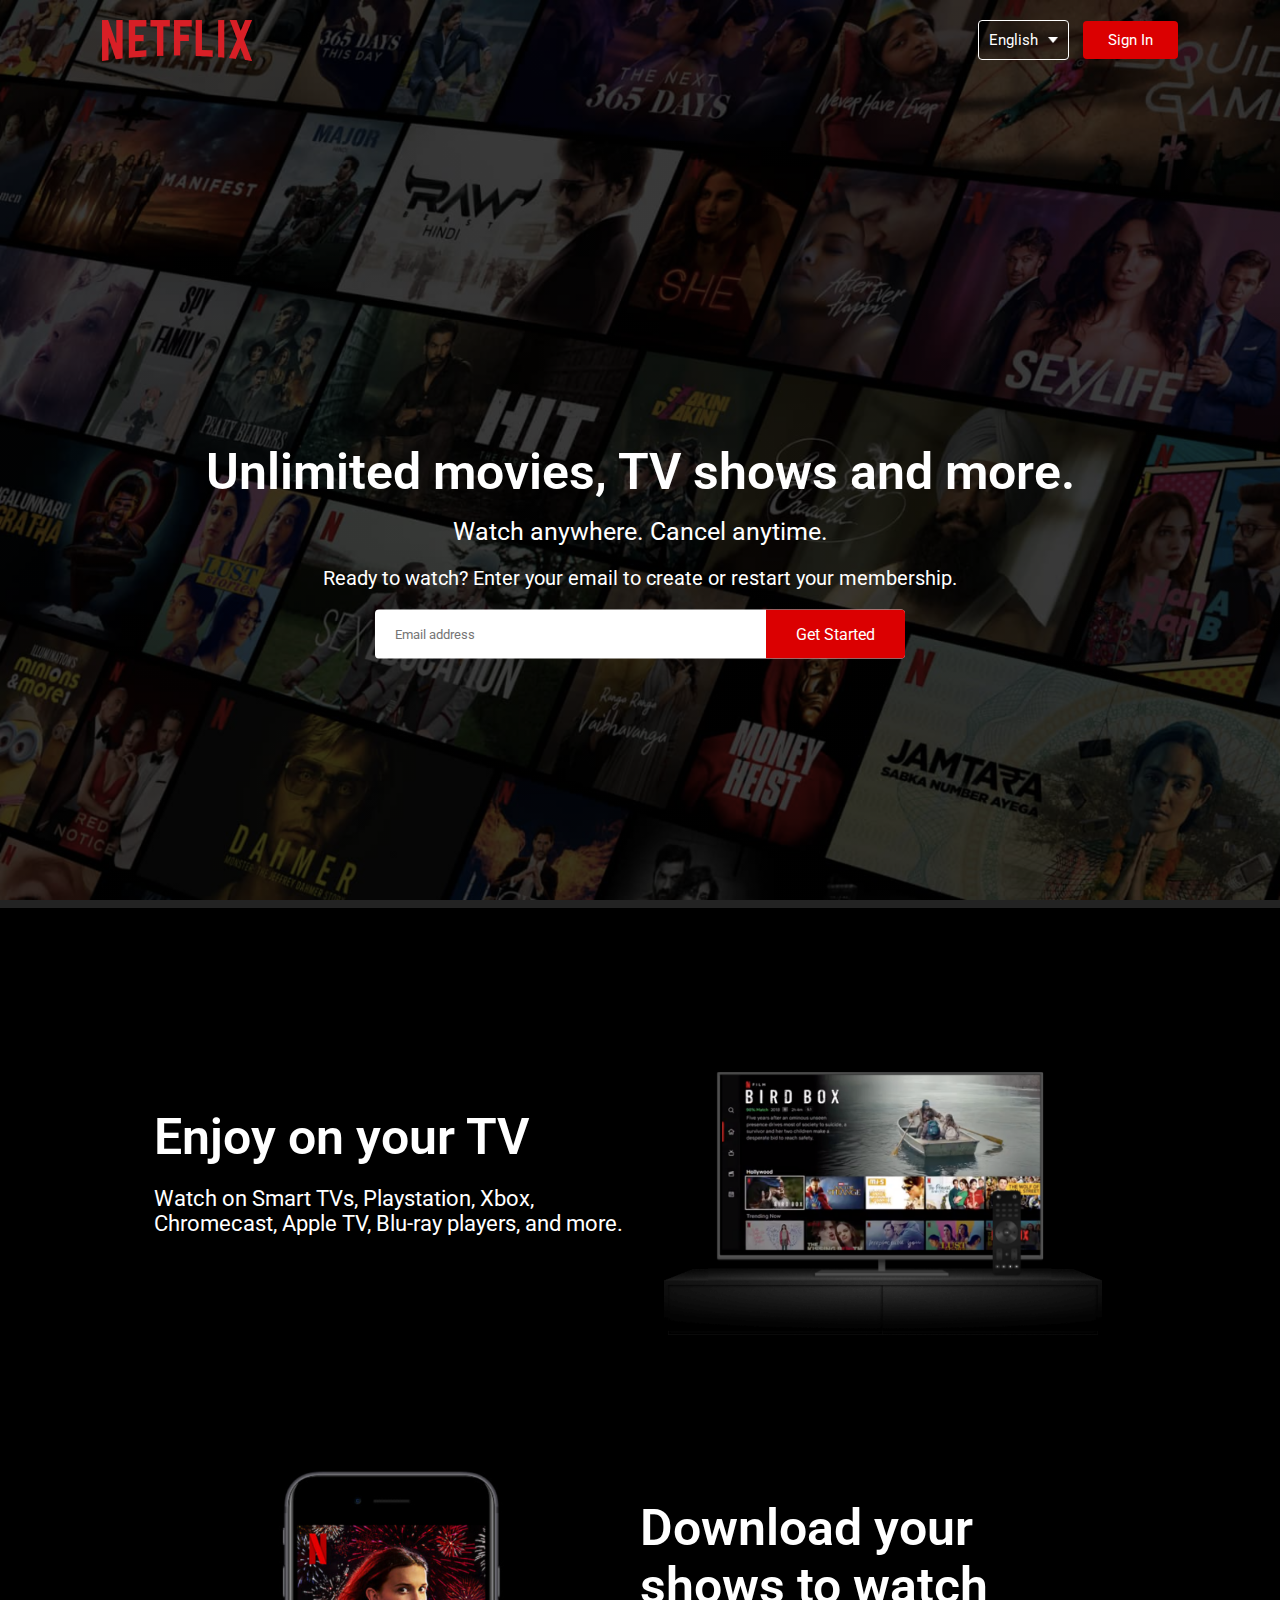
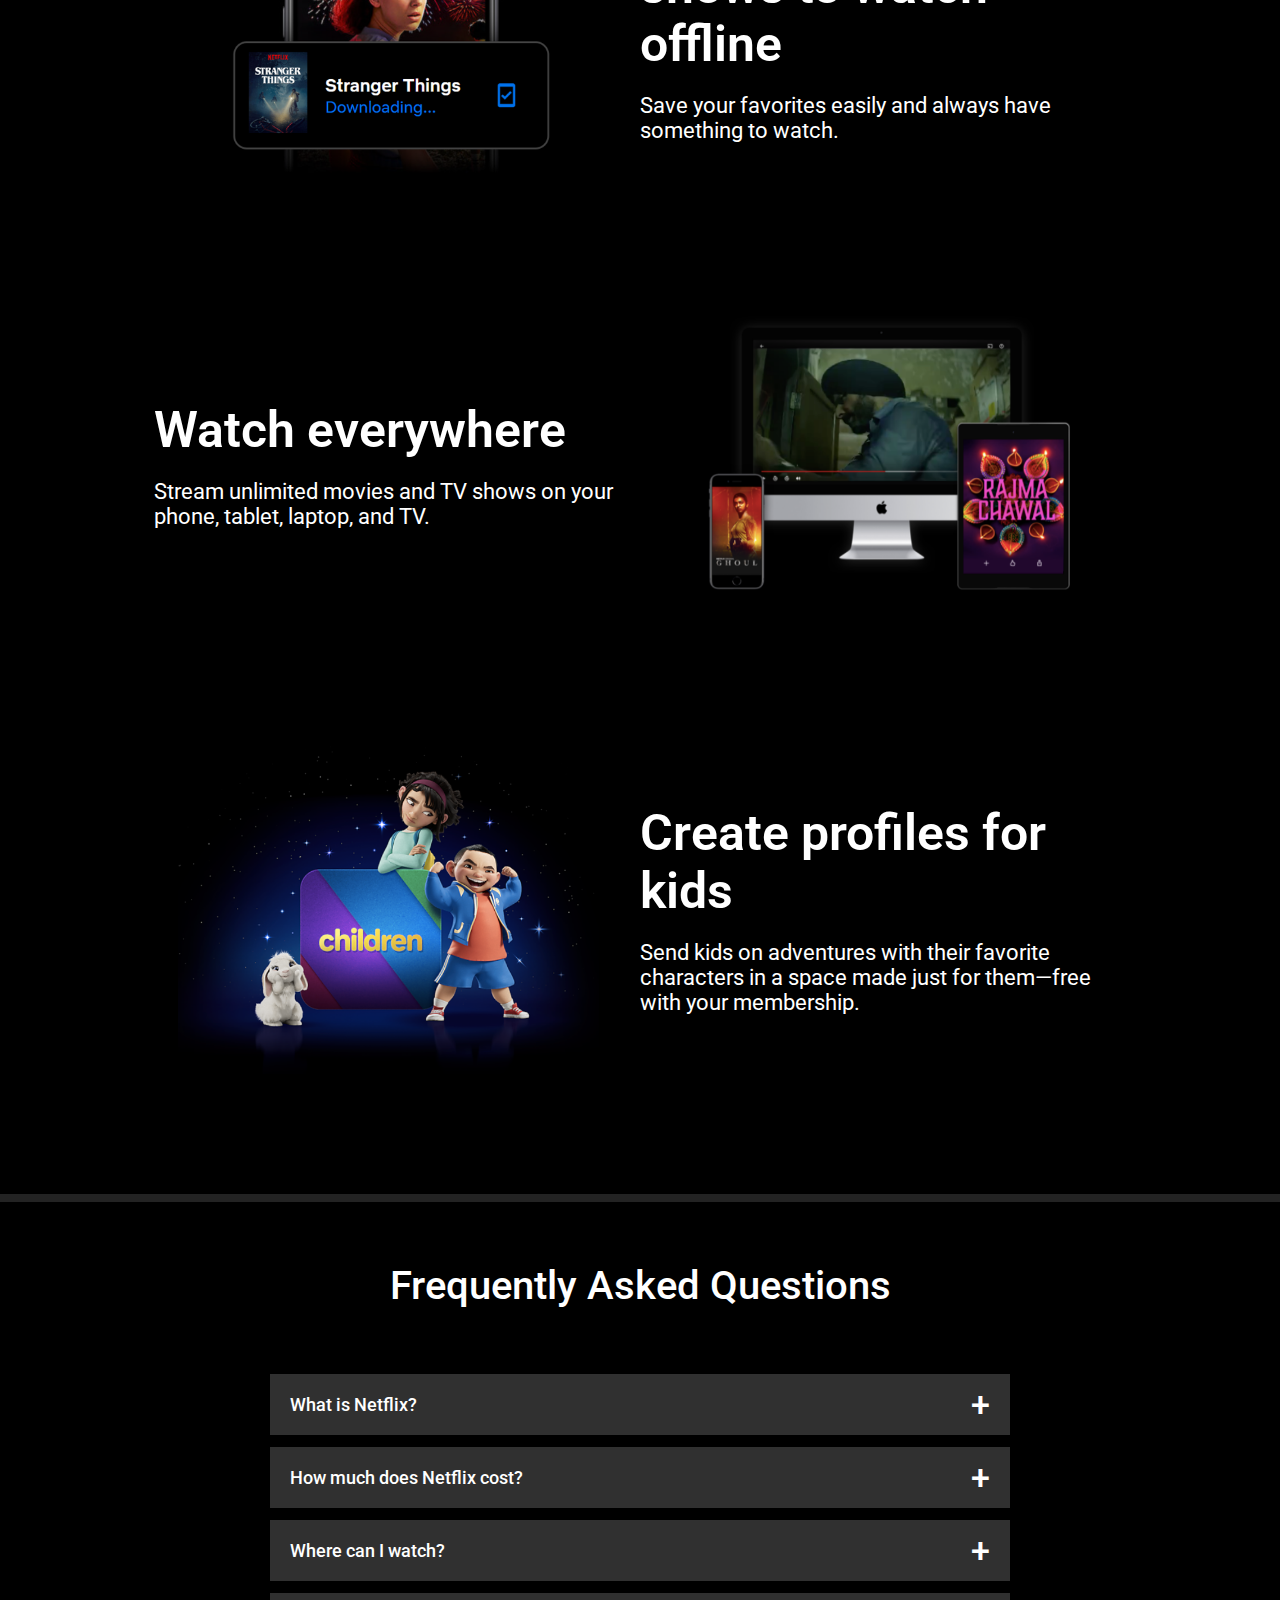
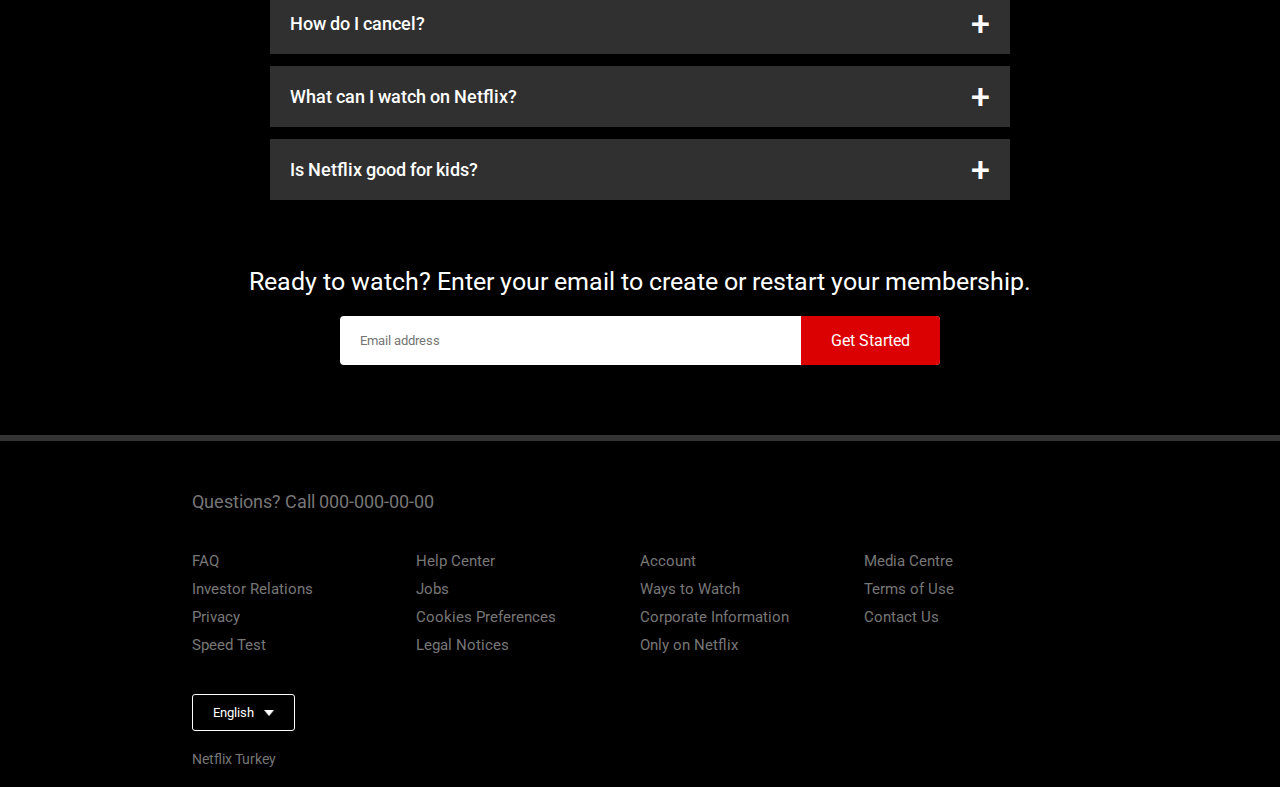
<file: index.html>
<!DOCTYPE html>
<html lang="en">
<head>
    <meta charset="UTF-8">
    <meta name="viewport" content="width=device-width, initial-scale=1.0">
    <title>Netflix</title>
    <link rel="icon" type="image/png" href="/images/">
    <link rel="stylesheet" href="style.css">
    <link rel="preconnect" href="https://fonts.googleapis.com">
    <link rel="preconnect" href="https://fonts.gstatic.com" crossorigin>
    <link href="https://fonts.googleapis.com/css2?family=Open+Sans:ital,wght@0,300..800;1,300..800&family=Roboto:ital,wght@0,100;0,300;0,400;0,500;0,700;0,900;1,100;1,300;1,400;1,500;1,700;1,900&display=swap" rel="stylesheet">
</head>
<body>
    <div class="header">
        <nav>
            <img src="images/logo.png" class="logo">
            <div>
                <button class="language-btn">English<img src="images/down-icon.png"></button>
                <button onclick="window.location.href='./login.html'">Sign In</button>
            </div>
        </nav>
        <div class="header-content">
            <h1>Unlimited movies, TV shows and more.</h1>
            <h3>Watch anywhere. Cancel anytime.</h3>
            <p>Ready to watch? Enter your email to create or restart your membership.</p>
            <form class="email-signup">
                <input type="email" placeholder="Email address" required>
                <button type="submit">Get Started</button>
            </form>
        </div>
    </div>
    <div class="features">
        <div class="row">
            <div class="text-col">
                <h2>Enjoy on your TV</h2>
                <p>Watch on Smart TVs, Playstation, Xbox, Chromecast, Apple TV, Blu-ray players, and more.</p>
            </div>
            <div class="img-col">
                <img src="images/feature-1.png">
            </div>
        </div>
        <div class="row">
            <div class="img-col">
                <img src="images/feature-2.png">
            </div>
            <div class="text-col">
                <h2>Download your shows to watch offline</h2>
                <p>Save your favorites easily and always have something to watch.</p>
            </div>
        </div>
        <div class="row">
            <div class="text-col">
                <h2>Watch everywhere</h2>
                <p>Stream unlimited movies and TV shows on your phone, tablet, laptop, and TV.</p>
            </div>
            <div class="img-col">
                <img src="images/feature-3.png">
            </div>
        </div>
        <div class="row">
            <div class="img-col">
                <img src="images/feature-4.png">
            </div>
            <div class="text-col">
                <h2>Create profiles for kids</h2>
                <p>Send kids on adventures with their favorite characters in a space made just for them—free with your membership.</p>
            </div>
        </div>
    </div>
    <div class="faq">
        <h2>Frequently Asked Questions</h2>
        <ul class="accordion">
            <li>
                <input type="radio" name="accordion" id="first">
                <label for="first">What is Netflix?</label>
                <div class="content">
                    <p>Lorem ipsum dolor sit amet consectetur adipisicing elit. Recusandae eaque sit obcaecati voluptatum aperiam vel?</p>
                </div>
            </li>
            <li>
                <input type="radio" name="accordion" id="second">
                <label for="second">How much does Netflix cost?</label>
                <div class="content">
                    <p>Lorem ipsum dolor sit amet consectetur adipisicing elit. Recusandae eaque sit obcaecati voluptatum aperiam vel?</p>
                </div>
            </li>
            <li>
                <input type="radio" name="accordion" id="third">
                <label for="third">Where can I watch?</label>
                <div class="content">
                    <p>Lorem ipsum dolor sit amet consectetur adipisicing elit. Recusandae eaque sit obcaecati voluptatum aperiam vel?</p>
                </div>
            </li>
            <li>
                <input type="radio" name="accordion" id="fourth">
                <label for="fourth">How do I cancel?</label>
                <div class="content">
                    <p>Lorem ipsum dolor sit amet consectetur adipisicing elit. Recusandae eaque sit obcaecati voluptatum aperiam vel?</p>
                </div>
            </li>
            <li>
                <input type="radio" name="accordion" id="fifth">
                <label for="fifth">What can I watch on Netflix?</label>
                <div class="content">
                    <p>Lorem ipsum dolor sit amet consectetur adipisicing elit. Recusandae eaque sit obcaecati voluptatum aperiam vel?</p>
                </div>
            </li>
            <li>
                <input type="radio" name="accordion" id="sixth">
                <label for="sixth">Is Netflix good for kids?</label>
                <div class="content">
                    <p>Lorem ipsum dolor sit amet consectetur adipisicing elit. Recusandae eaque sit obcaecati voluptatum aperiam vel?</p>
                </div>
            </li>
        </ul>
        <small>Ready to watch? Enter your email to create or restart your membership.</small>
        <form class="email-signup">
            <input type="email" placeholder="Email address" required>
            <button type="submit">Get Started</button>
        </form>
    </div>

    <div class="footer">
        <h2>Questions? Call 000-000-00-00</h2>
        <div class="row">
            <div class="col">
                <a href="#">FAQ</a>
                <a href="#">Investor Relations</a>
                <a href="#">Privacy</a>
                <a href="#">Speed Test</a>
            </div>
            <div class="col">
                <a href="#">Help Center</a>
                <a href="#">Jobs</a>
                <a href="#">Cookies Preferences</a>
                <a href="#">Legal Notices</a>
            </div>
            <div class="col">
                <a href="#">Account</a>
                <a href="#">Ways to Watch</a>
                <a href="#">Corporate Information</a>
                <a href="#">Only on Netflix</a>
            </div>
            <div class="col">
                <a href="#">Media Centre</a>
                <a href="#">Terms of Use</a>
                <a href="#">Contact Us</a>
            </div>
        </div>
        <button class="language-btn">English<img src="images/down-icon.png"></button>
        <p class="copyright-txt">Netflix Turkey</p>
    </div>
</body>
</html>
</file>
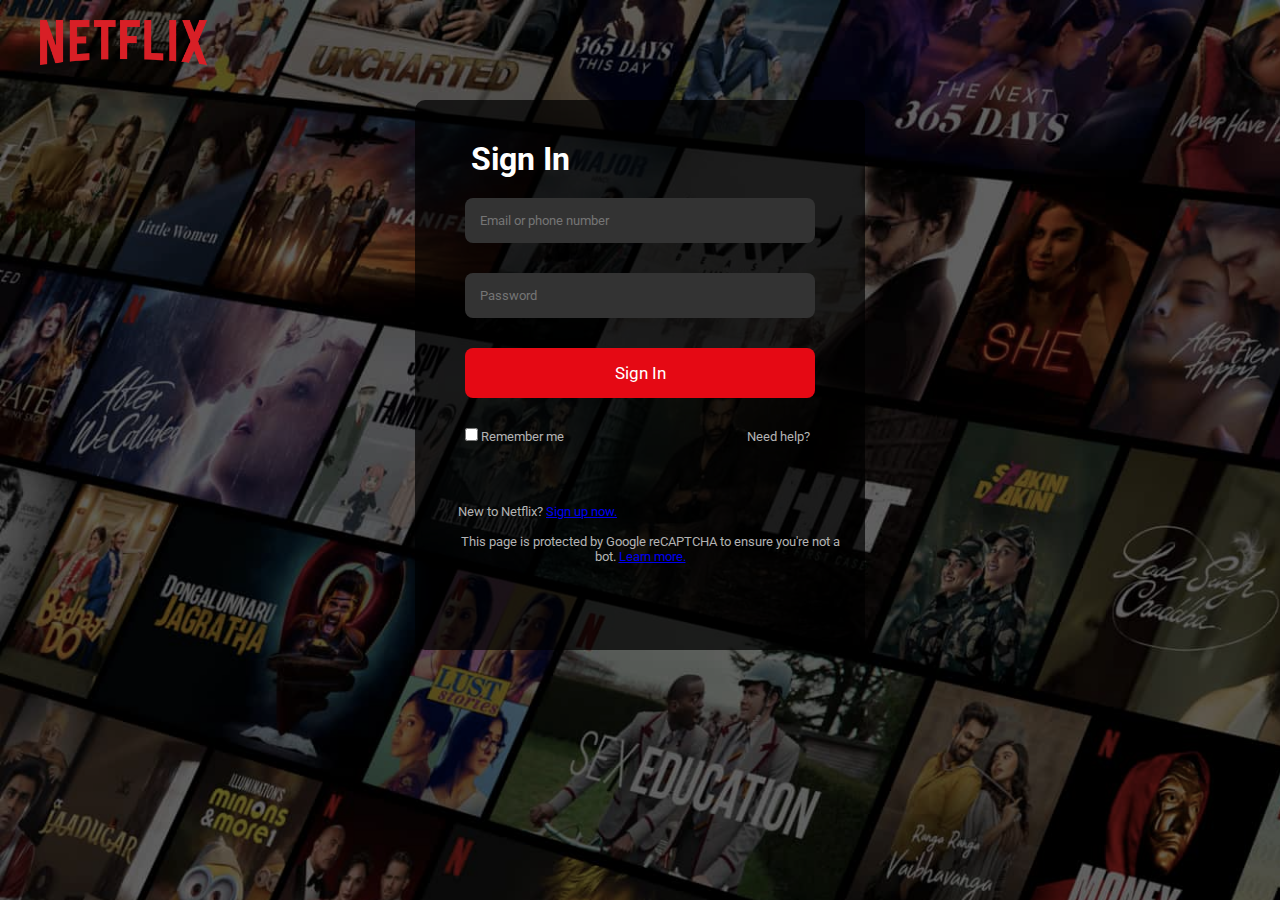
<file: login.html>
<!DOCTYPE html>
<html lang="en">
<head>
    <meta charset="UTF-8">
    <meta name="viewport" content="width=device-width, initial-scale=1.0">
    <title>Netflix</title>
    <link rel="icon" type="image/png" href="/images/n-logo.png">
    <link rel="stylesheet" href="login.css">
    <link rel="preconnect" href="https://fonts.googleapis.com">
    <link rel="preconnect" href="https://fonts.gstatic.com" crossorigin>
    <link href="https://fonts.googleapis.com/css2?family=Open+Sans:ital,wght@0,300..800;1,300..800&family=Roboto:ital,wght@0,100;0,300;0,400;0,500;0,700;0,900;1,100;1,300;1,400;1,500;1,700;1,900&display=swap" rel="stylesheet">
</head>
<body> 
    <div class="header">
        <img src="images/logo.png" class="logo">
    </div>
    <div class="header-content">
        <form class="email-signup">
            <h1>Sign In</h1>
            <input type="tel" placeholder="Email or phone number" required>
            <input type="password" placeholder="Password" required>
            <button type="submit">Sign In</button>
        </form>
        <div class="check">
            <input type="checkbox" id="remember-me"> Remember me
            <a href="#">Need help?</a>
        </div>
        <div class="new-user">
            <p class="par1">New to Netflix? <a href="#">Sign up now.</a></p>
            <br>
            <span class="par2">This page is protected by Google reCAPTCHA to ensure you're not a bot. <a href="#">Learn more.</a></span>
        </div>
    </div>
</body>
</html>
</file>
<file: style.css>
* {
    margin: 0;
    padding: 0;
    font-family: "Roboto", "sans-serif";
    box-sizing: border-box;
}

body {
    background-color: black;
    color: #fff;
}

.header {
    width: 100%;
    height: 100vh;
    background-image: linear-gradient(rgba(0,0,0,0.7),rgba(0,0,0,0.7)), url("images/header-image.png");
    background-size: cover;
    background-position: center;
    padding: 10px 8%;
    position: relative;
}

nav {
    display: flex;
    align-items: center;
    justify-content: space-between;
    padding: 10px 0;
}

.logo {
    width: 150px;
    cursor: pointer;
}

nav button {
    border: 0;
    outline: 0;
    background: #db0001;
    color: #fff;
    padding: 10px 25px;
    font-size: 15px;
    border-radius: 4px;
    margin-left: 10px;
    cursor: pointer;
}

.language-btn {
    display: inline-flex;
    align-items: center;
    background: transparent;
    border: 1px solid #fff;
    padding: 10px 10px;
}

.language-btn img {
    width: 10px;
    margin-left: 10px;
}

.header-content {
    position: absolute;
    top: 50%;
    left: 50%;
    transform: translate(-50%,-50%);
    text-align: center;
    margin-top: 100px;
    width: 900px;
}

.header-content h1 {
    font-size: 50px;
    line-height: 60px;
    font-weight: 600;
    
}

.header-content h3 {
    font-weight: 400;
    margin-bottom: 20px;
    margin-top: 15px;
    font-size: 25px;
}

.email-signup {
    background: #fff;
    border-radius: 4px;
    display: flex;
    align-items: center;
    margin-top: 30px;
    overflow: hidden;
    max-width: 530px;
    margin: auto;
}

.email-signup input {
    flex: 1;
    border: 0;
    outline: 0;
    margin-left: 20px;
}

.email-signup button {
    background: #db0001;
    border: 0;
    outline: 0;
    color: #fff;
    cursor: pointer;
    font-size: 16px;
    padding: 15px 30px;
}

.header-content p {
    margin-bottom: 20px;
    font-size: 20px;
}



/* --------------- FEATURES -------------------*/

.features {
    padding: 50px 12%;
    font-size: 22px;
    border-top: 8px solid #232323;
    border-bottom: 8px solid #232323;
}

.row {
    display: flex;
    width: 100%;
    align-items: center;
    flex-wrap: wrap;
    padding: 50px 0;
}

.text-col {
    flex-basis: 50%;
    margin-bottom: 20px;
}

.img-col {
    flex-basis: 50%;
    margin-bottom: 20px;
}

.img-col img {
    display: block;
    width: 90%;
    margin: auto;
}

.features h2 {
    font-size: 50px;
    font-weight: 600;
    margin-bottom: 20px;
}

/* ---------------------- FAQ ------------------ */

.faq {
    padding: 10px 12%;
    text-align: center;
    font-size: 18px;
}

.faq h2 {
    font-weight: 500;
    font-size: 40px;
    margin-top: 50px;
}

.accordion {
    margin: 60px auto;
    width: 100%;
    max-width: 750px;
}

.accordion li {
    list-style: none;
    width: 100%;
    padding: 5px;
}

.accordion li label {
    display: flex;
    align-items: center;
    padding: 20px;
    font-size: 18px;
    font-weight: 500;
    background: #303030;
    margin-bottom: 2px;
    cursor: pointer;
    position: relative;
}

label::after {
    content: '+';
    font-size: 34px;
    position: absolute;
    right: 20px;
    transition: transform 0.5s;
}

input[type=radio]{
    display: none;
}

.accordion .content {
    background: #303030;
    text-align: left;
    padding: 0 20px;
    max-height: 0;
    overflow: hidden;
    transition: max-height 0.5s, padding 0.5s;
}

.accordion input[type=radio]:checked + label + .content {
    max-height: 600px;
    padding: 30px 20px;
}

.accordion input[type=radio]:checked + label::after {
    transform: rotate(135deg);
}

.faq .email-signup {
    max-width: 600px;
    margin: 20px auto 60px;
}

.faq small {
    font-size: 25px;
}

/*-----------FOOTER----------------*/

.footer {
    padding: 50px 15% 10px;
    border-top: 6px solid #333;
    color: #777;
}

.footer h2 {
    font-size: 18px;
    font-weight: 400;
    margin-bottom: 30px;
}

.footer .col {
    flex-basis: 25%;
    flex-grow: 1;
    margin-bottom: 20px;
}

.footer .col a {
    display: block;
    text-decoration: none;
    color: #777;
    font-size: 15px;
    margin-bottom: 10px;

}

.footer .row {
    align-items: flex-start;
    padding: 10px 0;
}

.footer .language-btn {
    color: #fff;
    padding: 10px 20px;
    border-radius: 3px;
}

.copyright-txt {
    font-size: 14px;
    margin-top: 20px;
    margin-bottom: 10px;
}

/*----------MEDIA QUERIES FOR SMALL SCREEN----------*/

@media only screen and (max-width: 600px){
    .logo {
        width: 100px;
    }
    nav button {
        padding: 5px 10px;
    }
    nav .language-btn{
        padding: 4px 8px;
    }
    .header-content{
        position: unset;
        transform: none;
        padding-top: 100px;
        width: 300px;
    }
    .header-content h1{
        font-size: 30px;
    }
    .email-signup button {
        font-size: 12px;
        padding: 10px 15px;
    }
    .text-col, .img-col{
        flex-basis: 100%;

    }
    .features h2 {
        font-size: 30px;
    }
    .features p {
        font-size: 15px;
    }
    .row:nth-child(2), .row:nth-child(4) {
        flex-direction: column-reverse;
    }
    .features .row {
        padding: 10px 0;
    }
    .faq h2 {
        font-size: 20px;
    }
    .accordion .content {
        font-size: 14px;
    }
    .accordion li label {
        padding: 10px;
        font-size: 14px;
    }
    label::after{
        font-size: 22px;
    }
}
</file>
<file: login.css>
* {
    margin: 0;
    padding: 0;
    font-family: "Roboto", "sans-serif";
    box-sizing: border-box;
}

body {
    background-color: black;
    color: #fff;
    background-image: linear-gradient(rgba(0,0,0,0.5),rgba(0,0,0,0.5)), url("images/header-image.png");
}

.logo {
    width: 167px;
    height: 45px;
}

.header {
    width: 1000px;
    height: 50px;
    background-size: cover;
    background-position: center;
    position: relative;
    padding-left: 40px;
    padding-top: 20px;
}

.header-content {
    text-align: center;
    align-items: center;
    background-color: rgba(0, 0, 0, 0.7);
    width: 450px;
    height: 550px;
    padding: 20px;
    border-radius: 10px;
    display: flex;
    flex-direction: column;
    margin: auto;
    margin-top: 50px;
}

.email-signup {
    display: flex;
    flex-direction: column;
    align-items: center;
    margin-top: 20px; 
    
}

.email-signup input, .email-signup button {
    margin-bottom: 30px;
    padding: 15px;
    margin-right: 0;
    border-radius: 8px;
    border: none;
    width: 100%;
    width: 350px;
    background-color: #333333;
    outline: 0;
    box-shadow: 0;
    color: #fff;
}

.email-signup h1{
    margin-right: 240px;
    padding-bottom: 20px;
}

.email-signup button {
    background-color: #E50914;
    font-size: 17px;
    cursor: pointer;
}
.header-content .check {
    margin-right: auto;
    margin-left: 30px;
    font-size: 13px;
    color: #B3B3B3;
    font-weight: 400;
}

.header-content .check a {
    margin-left: 180px;
    color: #B3B3B3;
    text-decoration: none;
}

.header-content .check a:hover {
    text-decoration: underline;
}

.header-content .new-user {
    margin-top: 60px;
    color: #B3B3B3;
    font-size: 13px;
}

.header-content .new-user .par1 {
    margin-right: 50%;
}

.header-content .new-user .par2 {
    margin-left: 20px;
    position: relative;
    text-align: left;
    width: 20px;

}
</file>
